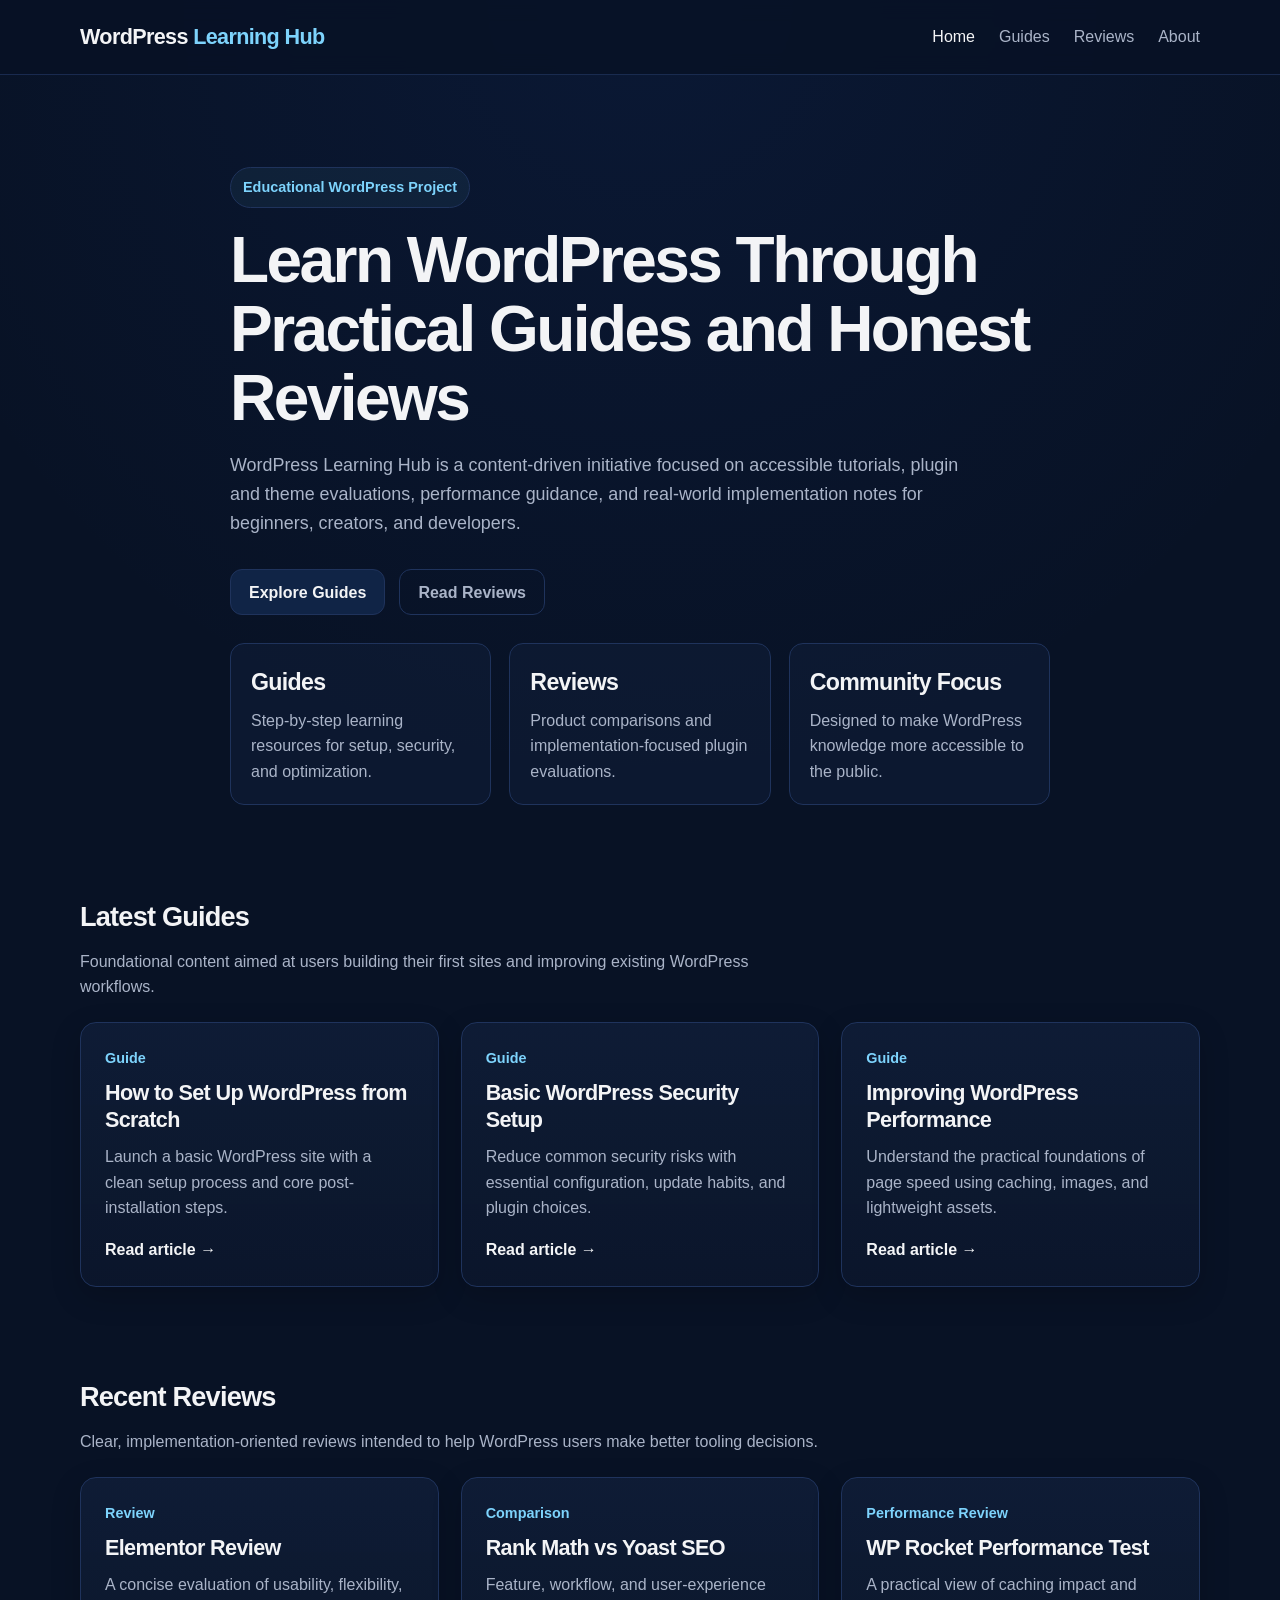
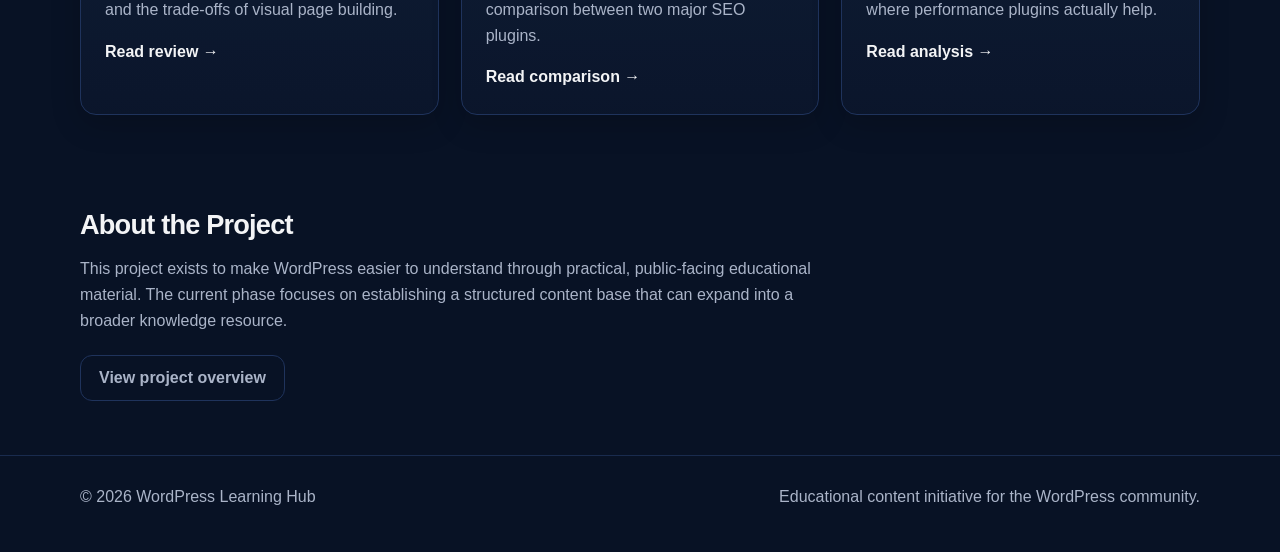
<file: index.html>
<!DOCTYPE html>
<html lang="en">
<head>
  <meta charset="UTF-8" />
  <meta name="viewport" content="width=device-width, initial-scale=1.0" />
  <title>WordPress Learning Hub</title>
  <meta name="description" content="Educational WordPress project with tutorials, reviews, and practical implementation guides." />
  <link rel="stylesheet" href="style.css" />
</head>
<body>
  <header class="site-header">
    <div class="container header-inner">
      <a class="brand" href="index.html">WordPress <span>Learning Hub</span></a>
      <nav class="site-nav">
        <a class="active" href="index.html">Home</a>
        <a href="guides.html">Guides</a>
        <a href="reviews.html">Reviews</a>
        <a href="about.html">About</a>
      </nav>
    </div>
  </header>

  <main>
    <section class="hero">
      <div class="container hero-inner">
        <div class="eyebrow">Educational WordPress Project</div>
        <h1>Learn WordPress Through Practical Guides and Honest Reviews</h1>
        <p>
          WordPress Learning Hub is a content-driven initiative focused on accessible tutorials,
          plugin and theme evaluations, performance guidance, and real-world implementation notes
          for beginners, creators, and developers.
        </p>
        <div class="hero-actions">
          <a class="button button-primary" href="guides.html">Explore Guides</a>
          <a class="button button-secondary" href="reviews.html">Read Reviews</a>
        </div>

        <div class="stats">
          <div class="stat">
            <strong>Guides</strong>
            <span>Step-by-step learning resources for setup, security, and optimization.</span>
          </div>
          <div class="stat">
            <strong>Reviews</strong>
            <span>Product comparisons and implementation-focused plugin evaluations.</span>
          </div>
          <div class="stat">
            <strong>Community Focus</strong>
            <span>Designed to make WordPress knowledge more accessible to the public.</span>
          </div>
        </div>
      </div>
    </section>

    <section class="section">
      <div class="container">
        <div class="section-header">
          <h2>Latest Guides</h2>
          <p>Foundational content aimed at users building their first sites and improving existing WordPress workflows.</p>
        </div>

        <div class="grid grid-3">
          <a class="card" href="guides/install-wordpress.html">
            <div class="meta">Guide</div>
            <h3>How to Set Up WordPress from Scratch</h3>
            <p>Launch a basic WordPress site with a clean setup process and core post-installation steps.</p>
            <span class="card-link">Read article →</span>
          </a>

          <a class="card" href="guides/security-setup.html">
            <div class="meta">Guide</div>
            <h3>Basic WordPress Security Setup</h3>
            <p>Reduce common security risks with essential configuration, update habits, and plugin choices.</p>
            <span class="card-link">Read article →</span>
          </a>

          <a class="card" href="guides/speed-optimization.html">
            <div class="meta">Guide</div>
            <h3>Improving WordPress Performance</h3>
            <p>Understand the practical foundations of page speed using caching, images, and lightweight assets.</p>
            <span class="card-link">Read article →</span>
          </a>
        </div>
      </div>
    </section>

    <section class="section">
      <div class="container">
        <div class="section-header">
          <h2>Recent Reviews</h2>
          <p>Clear, implementation-oriented reviews intended to help WordPress users make better tooling decisions.</p>
        </div>

        <div class="grid grid-3">
          <a class="card" href="reviews/elementor-review.html">
            <div class="meta">Review</div>
            <h3>Elementor Review</h3>
            <p>A concise evaluation of usability, flexibility, and the trade-offs of visual page building.</p>
            <span class="card-link">Read review →</span>
          </a>

          <a class="card" href="reviews/rank-math-vs-yoast.html">
            <div class="meta">Comparison</div>
            <h3>Rank Math vs Yoast SEO</h3>
            <p>Feature, workflow, and user-experience comparison between two major SEO plugins.</p>
            <span class="card-link">Read comparison →</span>
          </a>

          <a class="card" href="reviews/wp-rocket-test.html">
            <div class="meta">Performance Review</div>
            <h3>WP Rocket Performance Test</h3>
            <p>A practical view of caching impact and where performance plugins actually help.</p>
            <span class="card-link">Read analysis →</span>
          </a>
        </div>
      </div>
    </section>

    <section class="section">
      <div class="container">
        <div class="section-header">
          <h2>About the Project</h2>
          <p>
            This project exists to make WordPress easier to understand through practical, public-facing educational material.
            The current phase focuses on establishing a structured content base that can expand into a broader knowledge resource.
          </p>
        </div>
        <a class="button button-secondary" href="about.html">View project overview</a>
      </div>
    </section>
  </main>

  <footer class="site-footer">
    <div class="container footer-inner">
      <div>© 2026 WordPress Learning Hub</div>
      <div>Educational content initiative for the WordPress community.</div>
    </div>
  </footer>
</body>
</html>
</file>
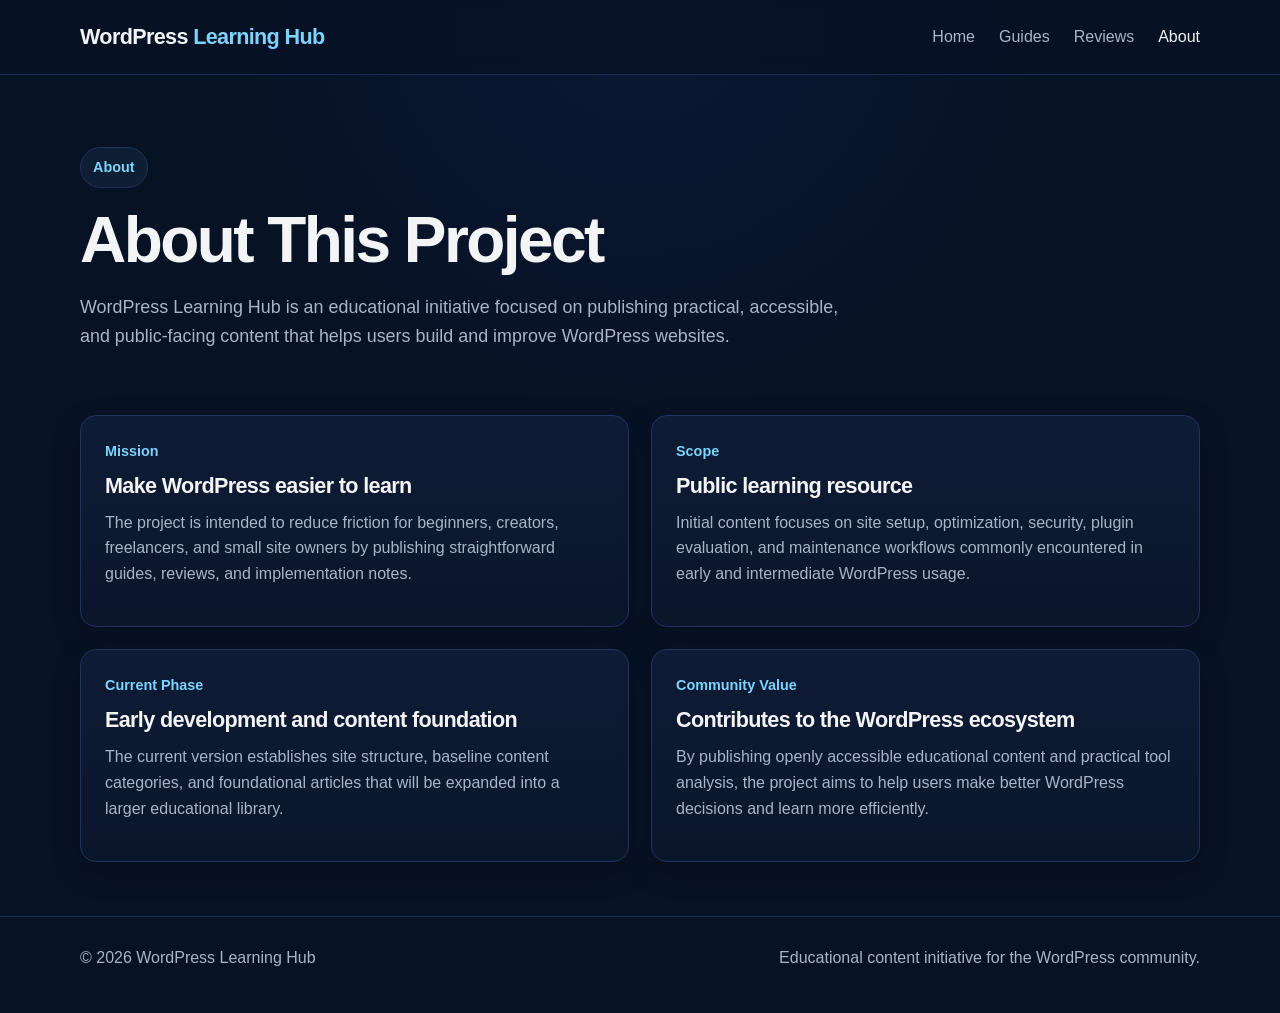
<file: about.html>
<!DOCTYPE html>
<html lang="en">
<head>
  <meta charset="UTF-8" />
  <meta name="viewport" content="width=device-width, initial-scale=1.0" />
  <title>About - WordPress Learning Hub</title>
  <meta name="description" content="About the WordPress Learning Hub educational project." />
  <link rel="stylesheet" href="style.css" />
</head>
<body>
  <header class="site-header">
    <div class="container header-inner">
      <a class="brand" href="index.html">WordPress <span>Learning Hub</span></a>
      <nav class="site-nav">
        <a href="index.html">Home</a>
        <a href="guides.html">Guides</a>
        <a href="reviews.html">Reviews</a>
        <a class="active" href="about.html">About</a>
      </nav>
    </div>
  </header>

  <main>
    <section class="page-hero">
      <div class="container">
        <div class="eyebrow">About</div>
        <h1>About This Project</h1>
        <p>
          WordPress Learning Hub is an educational initiative focused on publishing practical,
          accessible, and public-facing content that helps users build and improve WordPress websites.
        </p>
      </div>
    </section>

    <section class="section">
      <div class="container grid grid-2">
        <div class="card">
          <div class="meta">Mission</div>
          <h3>Make WordPress easier to learn</h3>
          <p>
            The project is intended to reduce friction for beginners, creators, freelancers, and small site owners
            by publishing straightforward guides, reviews, and implementation notes.
          </p>
        </div>

        <div class="card">
          <div class="meta">Scope</div>
          <h3>Public learning resource</h3>
          <p>
            Initial content focuses on site setup, optimization, security, plugin evaluation,
            and maintenance workflows commonly encountered in early and intermediate WordPress usage.
          </p>
        </div>

        <div class="card">
          <div class="meta">Current Phase</div>
          <h3>Early development and content foundation</h3>
          <p>
            The current version establishes site structure, baseline content categories,
            and foundational articles that will be expanded into a larger educational library.
          </p>
        </div>

        <div class="card">
          <div class="meta">Community Value</div>
          <h3>Contributes to the WordPress ecosystem</h3>
          <p>
            By publishing openly accessible educational content and practical tool analysis,
            the project aims to help users make better WordPress decisions and learn more efficiently.
          </p>
        </div>
      </div>
    </section>
  </main>

  <footer class="site-footer">
    <div class="container footer-inner">
      <div>© 2026 WordPress Learning Hub</div>
      <div>Educational content initiative for the WordPress community.</div>
    </div>
  </footer>
</body>
</html>
</file>
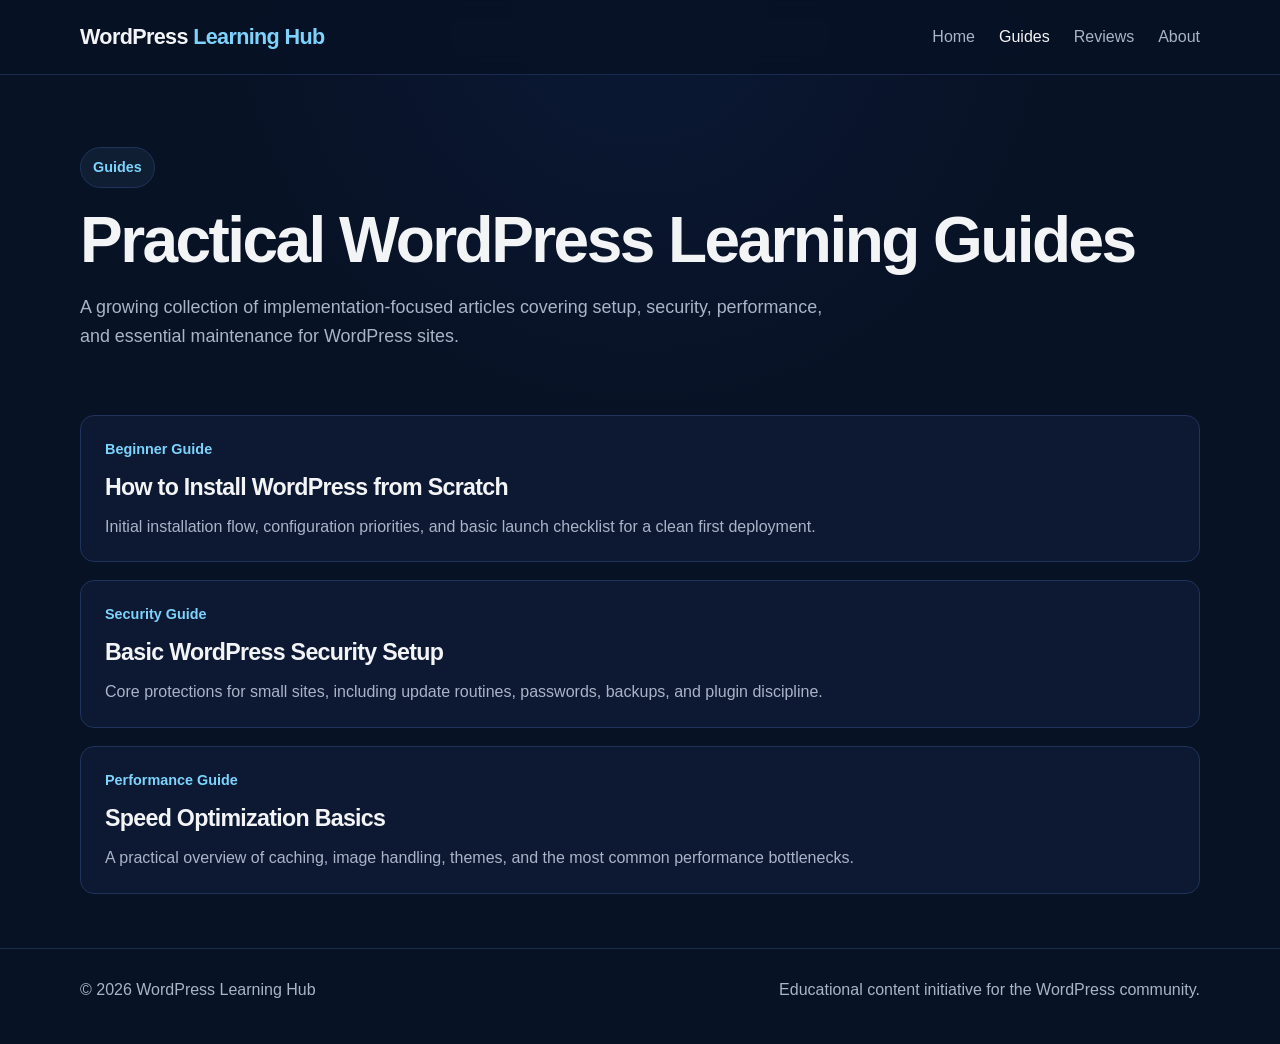
<file: guides.html>
<!DOCTYPE html>
<html lang="en">
<head>
  <meta charset="UTF-8" />
  <meta name="viewport" content="width=device-width, initial-scale=1.0" />
  <title>Guides - WordPress Learning Hub</title>
  <meta name="description" content="Practical WordPress setup, security, and optimization guides." />
  <link rel="stylesheet" href="style.css" />
</head>
<body>
  <header class="site-header">
    <div class="container header-inner">
      <a class="brand" href="index.html">WordPress <span>Learning Hub</span></a>
      <nav class="site-nav">
        <a href="index.html">Home</a>
        <a class="active" href="guides.html">Guides</a>
        <a href="reviews.html">Reviews</a>
        <a href="about.html">About</a>
      </nav>
    </div>
  </header>

  <main>
    <section class="page-hero">
      <div class="container">
        <div class="eyebrow">Guides</div>
        <h1>Practical WordPress Learning Guides</h1>
        <p>
          A growing collection of implementation-focused articles covering setup, security,
          performance, and essential maintenance for WordPress sites.
        </p>
      </div>
    </section>

    <section class="section">
      <div class="container list">
        <a class="list-item" href="guides/install-wordpress.html">
          <div class="meta">Beginner Guide</div>
          <h2>How to Install WordPress from Scratch</h2>
          <p>Initial installation flow, configuration priorities, and basic launch checklist for a clean first deployment.</p>
        </a>

        <a class="list-item" href="guides/security-setup.html">
          <div class="meta">Security Guide</div>
          <h2>Basic WordPress Security Setup</h2>
          <p>Core protections for small sites, including update routines, passwords, backups, and plugin discipline.</p>
        </a>

        <a class="list-item" href="guides/speed-optimization.html">
          <div class="meta">Performance Guide</div>
          <h2>Speed Optimization Basics</h2>
          <p>A practical overview of caching, image handling, themes, and the most common performance bottlenecks.</p>
        </a>
      </div>
    </section>
  </main>

  <footer class="site-footer">
    <div class="container footer-inner">
      <div>© 2026 WordPress Learning Hub</div>
      <div>Educational content initiative for the WordPress community.</div>
    </div>
  </footer>
</body>
</html>
</file>
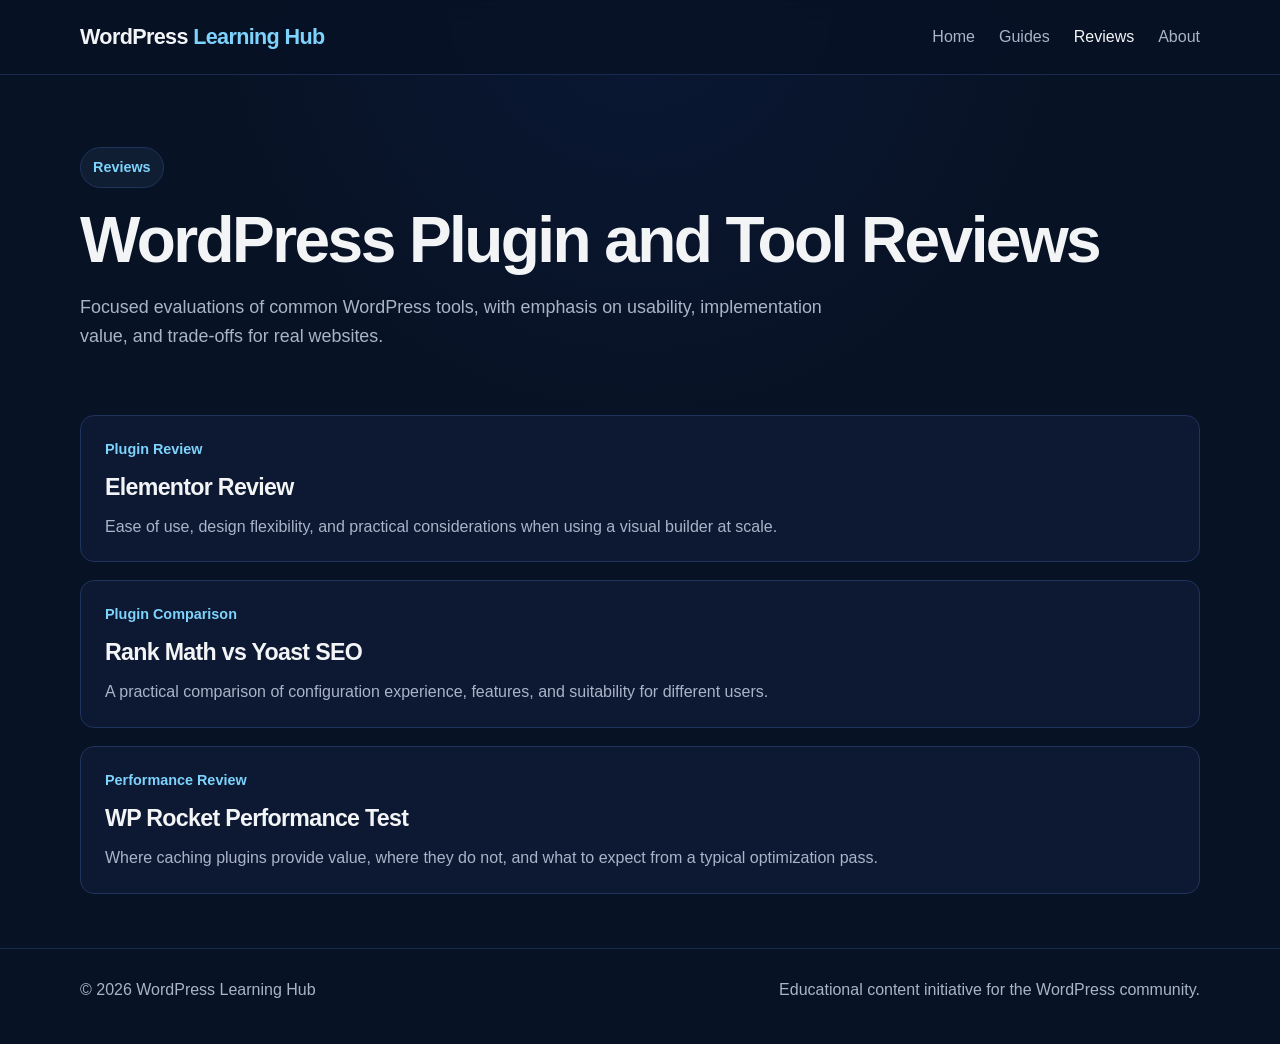
<file: reviews.html>
<!DOCTYPE html>
<html lang="en">
<head>
  <meta charset="UTF-8" />
  <meta name="viewport" content="width=device-width, initial-scale=1.0" />
  <title>Reviews - WordPress Learning Hub</title>
  <meta name="description" content="WordPress plugin and tooling reviews with practical implementation notes." />
  <link rel="stylesheet" href="style.css" />
</head>
<body>
  <header class="site-header">
    <div class="container header-inner">
      <a class="brand" href="index.html">WordPress <span>Learning Hub</span></a>
      <nav class="site-nav">
        <a href="index.html">Home</a>
        <a href="guides.html">Guides</a>
        <a class="active" href="reviews.html">Reviews</a>
        <a href="about.html">About</a>
      </nav>
    </div>
  </header>

  <main>
    <section class="page-hero">
      <div class="container">
        <div class="eyebrow">Reviews</div>
        <h1>WordPress Plugin and Tool Reviews</h1>
        <p>
          Focused evaluations of common WordPress tools, with emphasis on usability,
          implementation value, and trade-offs for real websites.
        </p>
      </div>
    </section>

    <section class="section">
      <div class="container list">
        <a class="list-item" href="reviews/elementor-review.html">
          <div class="meta">Plugin Review</div>
          <h2>Elementor Review</h2>
          <p>Ease of use, design flexibility, and practical considerations when using a visual builder at scale.</p>
        </a>

        <a class="list-item" href="reviews/rank-math-vs-yoast.html">
          <div class="meta">Plugin Comparison</div>
          <h2>Rank Math vs Yoast SEO</h2>
          <p>A practical comparison of configuration experience, features, and suitability for different users.</p>
        </a>

        <a class="list-item" href="reviews/wp-rocket-test.html">
          <div class="meta">Performance Review</div>
          <h2>WP Rocket Performance Test</h2>
          <p>Where caching plugins provide value, where they do not, and what to expect from a typical optimization pass.</p>
        </a>
      </div>
    </section>
  </main>

  <footer class="site-footer">
    <div class="container footer-inner">
      <div>© 2026 WordPress Learning Hub</div>
      <div>Educational content initiative for the WordPress community.</div>
    </div>
  </footer>
</body>
</html>
</file>
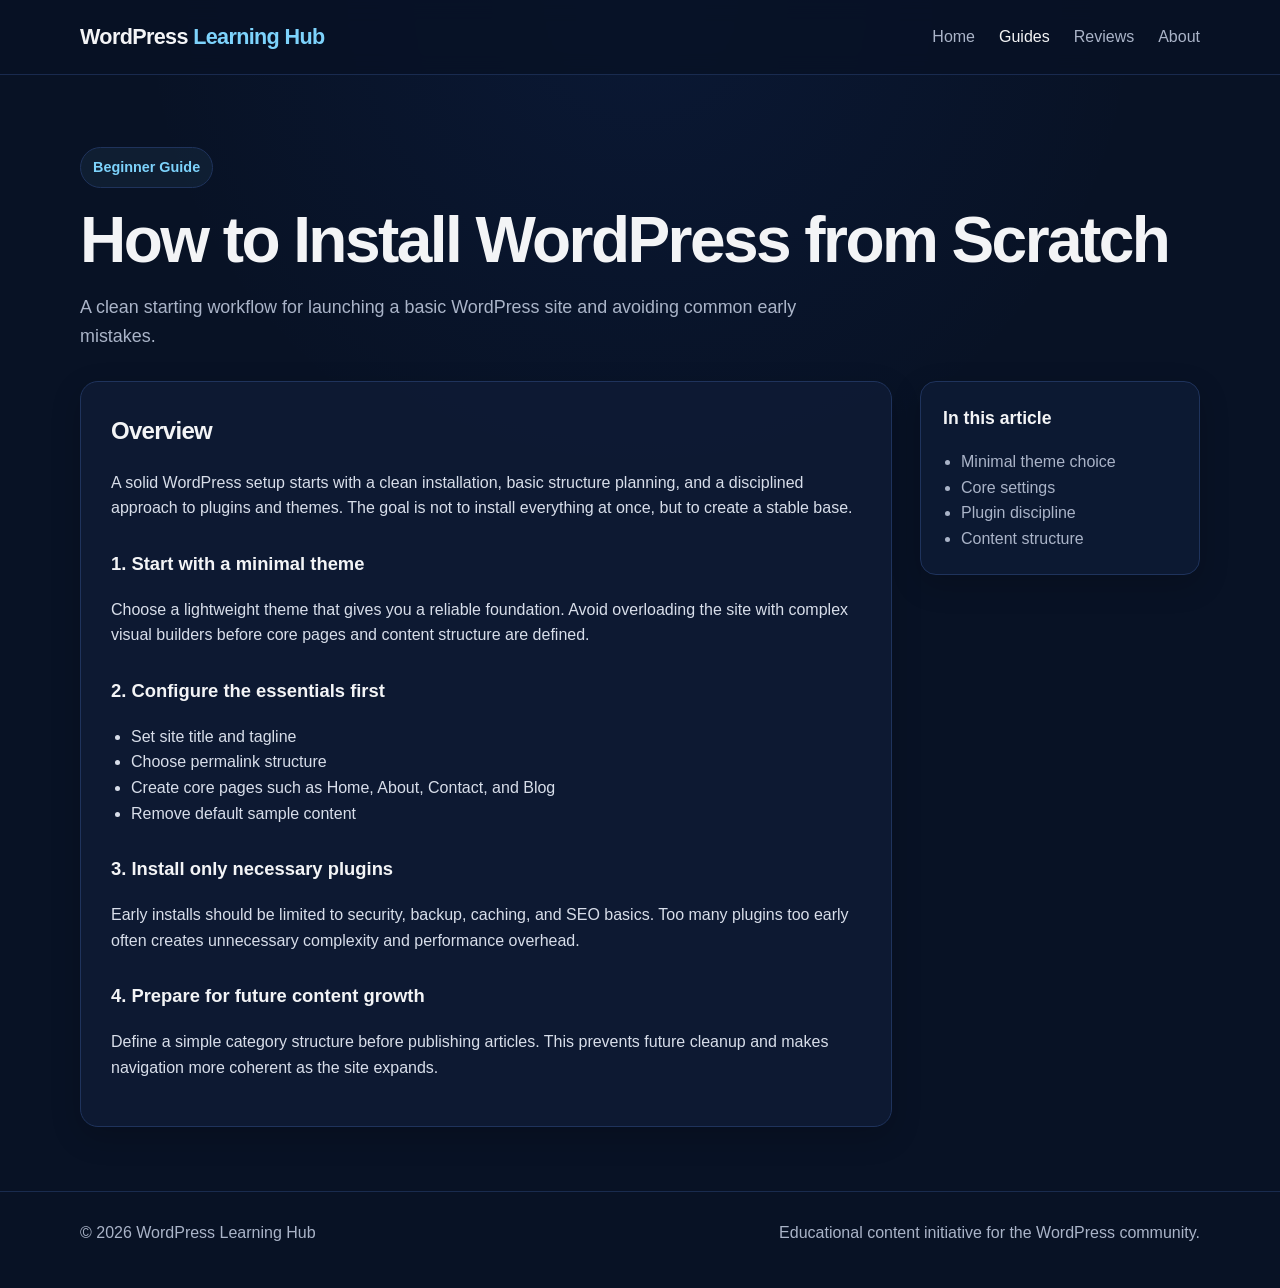
<file: guides/install-wordpress.html>
<!DOCTYPE html>
<html lang="en">
<head>
  <meta charset="UTF-8" />
  <meta name="viewport" content="width=device-width, initial-scale=1.0" />
  <title>How to Install WordPress from Scratch - WordPress Learning Hub</title>
  <meta name="description" content="Beginner-friendly WordPress installation guide." />
  <link rel="stylesheet" href="../style.css" />
</head>
<body>
  <header class="site-header">
    <div class="container header-inner">
      <a class="brand" href="../index.html">WordPress <span>Learning Hub</span></a>
      <nav class="site-nav">
        <a href="../index.html">Home</a>
        <a class="active" href="../guides.html">Guides</a>
        <a href="../reviews.html">Reviews</a>
        <a href="../about.html">About</a>
      </nav>
    </div>
  </header>

  <main>
    <section class="article-header">
      <div class="container">
        <div class="eyebrow">Beginner Guide</div>
        <h1>How to Install WordPress from Scratch</h1>
        <p>
          A clean starting workflow for launching a basic WordPress site and avoiding common early mistakes.
        </p>
      </div>
    </section>

    <section class="article-layout">
      <div class="container article-shell">
        <article class="article-main">
          <h2>Overview</h2>
          <p>
            A solid WordPress setup starts with a clean installation, basic structure planning,
            and a disciplined approach to plugins and themes. The goal is not to install everything at once,
            but to create a stable base.
          </p>

          <h3>1. Start with a minimal theme</h3>
          <p>
            Choose a lightweight theme that gives you a reliable foundation. Avoid overloading the site
            with complex visual builders before core pages and content structure are defined.
          </p>

          <h3>2. Configure the essentials first</h3>
          <ul>
            <li>Set site title and tagline</li>
            <li>Choose permalink structure</li>
            <li>Create core pages such as Home, About, Contact, and Blog</li>
            <li>Remove default sample content</li>
          </ul>

          <h3>3. Install only necessary plugins</h3>
          <p>
            Early installs should be limited to security, backup, caching, and SEO basics.
            Too many plugins too early often creates unnecessary complexity and performance overhead.
          </p>

          <h3>4. Prepare for future content growth</h3>
          <p>
            Define a simple category structure before publishing articles. This prevents future cleanup
            and makes navigation more coherent as the site expands.
          </p>
        </article>

        <aside class="article-sidebar">
          <div class="sidebar-card">
            <h3>In this article</h3>
            <ul>
              <li>Minimal theme choice</li>
              <li>Core settings</li>
              <li>Plugin discipline</li>
              <li>Content structure</li>
            </ul>
          </div>
        </aside>
      </div>
    </section>
  </main>

  <footer class="site-footer">
    <div class="container footer-inner">
      <div>© 2026 WordPress Learning Hub</div>
      <div>Educational content initiative for the WordPress community.</div>
    </div>
  </footer>
</body>
</html>
</file>
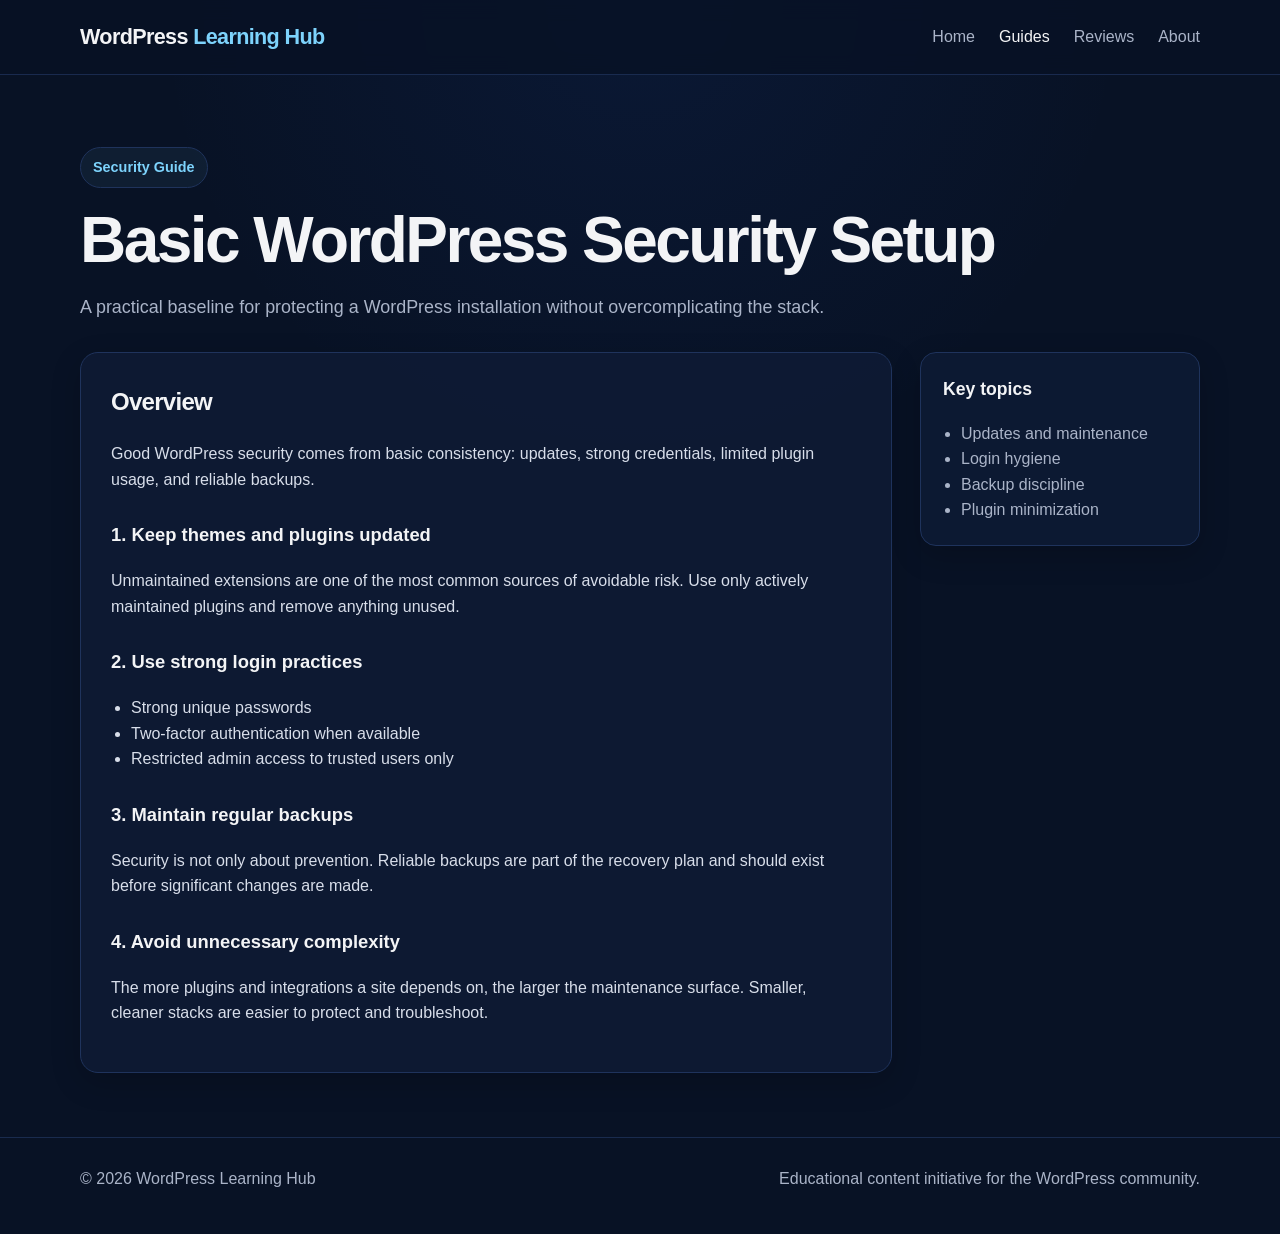
<file: guides/security-setup.html>
<!DOCTYPE html>
<html lang="en">
<head>
  <meta charset="UTF-8" />
  <meta name="viewport" content="width=device-width, initial-scale=1.0" />
  <title>Basic WordPress Security Setup - WordPress Learning Hub</title>
  <meta name="description" content="Basic WordPress security recommendations for small sites." />
  <link rel="stylesheet" href="../style.css" />
</head>
<body>
  <header class="site-header">
    <div class="container header-inner">
      <a class="brand" href="../index.html">WordPress <span>Learning Hub</span></a>
      <nav class="site-nav">
        <a href="../index.html">Home</a>
        <a class="active" href="../guides.html">Guides</a>
        <a href="../reviews.html">Reviews</a>
        <a href="../about.html">About</a>
      </nav>
    </div>
  </header>

  <main>
    <section class="article-header">
      <div class="container">
        <div class="eyebrow">Security Guide</div>
        <h1>Basic WordPress Security Setup</h1>
        <p>
          A practical baseline for protecting a WordPress installation without overcomplicating the stack.
        </p>
      </div>
    </section>

    <section class="article-layout">
      <div class="container article-shell">
        <article class="article-main">
          <h2>Overview</h2>
          <p>
            Good WordPress security comes from basic consistency: updates, strong credentials,
            limited plugin usage, and reliable backups.
          </p>

          <h3>1. Keep themes and plugins updated</h3>
          <p>
            Unmaintained extensions are one of the most common sources of avoidable risk.
            Use only actively maintained plugins and remove anything unused.
          </p>

          <h3>2. Use strong login practices</h3>
          <ul>
            <li>Strong unique passwords</li>
            <li>Two-factor authentication when available</li>
            <li>Restricted admin access to trusted users only</li>
          </ul>

          <h3>3. Maintain regular backups</h3>
          <p>
            Security is not only about prevention. Reliable backups are part of the recovery plan
            and should exist before significant changes are made.
          </p>

          <h3>4. Avoid unnecessary complexity</h3>
          <p>
            The more plugins and integrations a site depends on, the larger the maintenance surface.
            Smaller, cleaner stacks are easier to protect and troubleshoot.
          </p>
        </article>

        <aside class="article-sidebar">
          <div class="sidebar-card">
            <h3>Key topics</h3>
            <ul>
              <li>Updates and maintenance</li>
              <li>Login hygiene</li>
              <li>Backup discipline</li>
              <li>Plugin minimization</li>
            </ul>
          </div>
        </aside>
      </div>
    </section>
  </main>

  <footer class="site-footer">
    <div class="container footer-inner">
      <div>© 2026 WordPress Learning Hub</div>
      <div>Educational content initiative for the WordPress community.</div>
    </div>
  </footer>
</body>
</html>
</file>
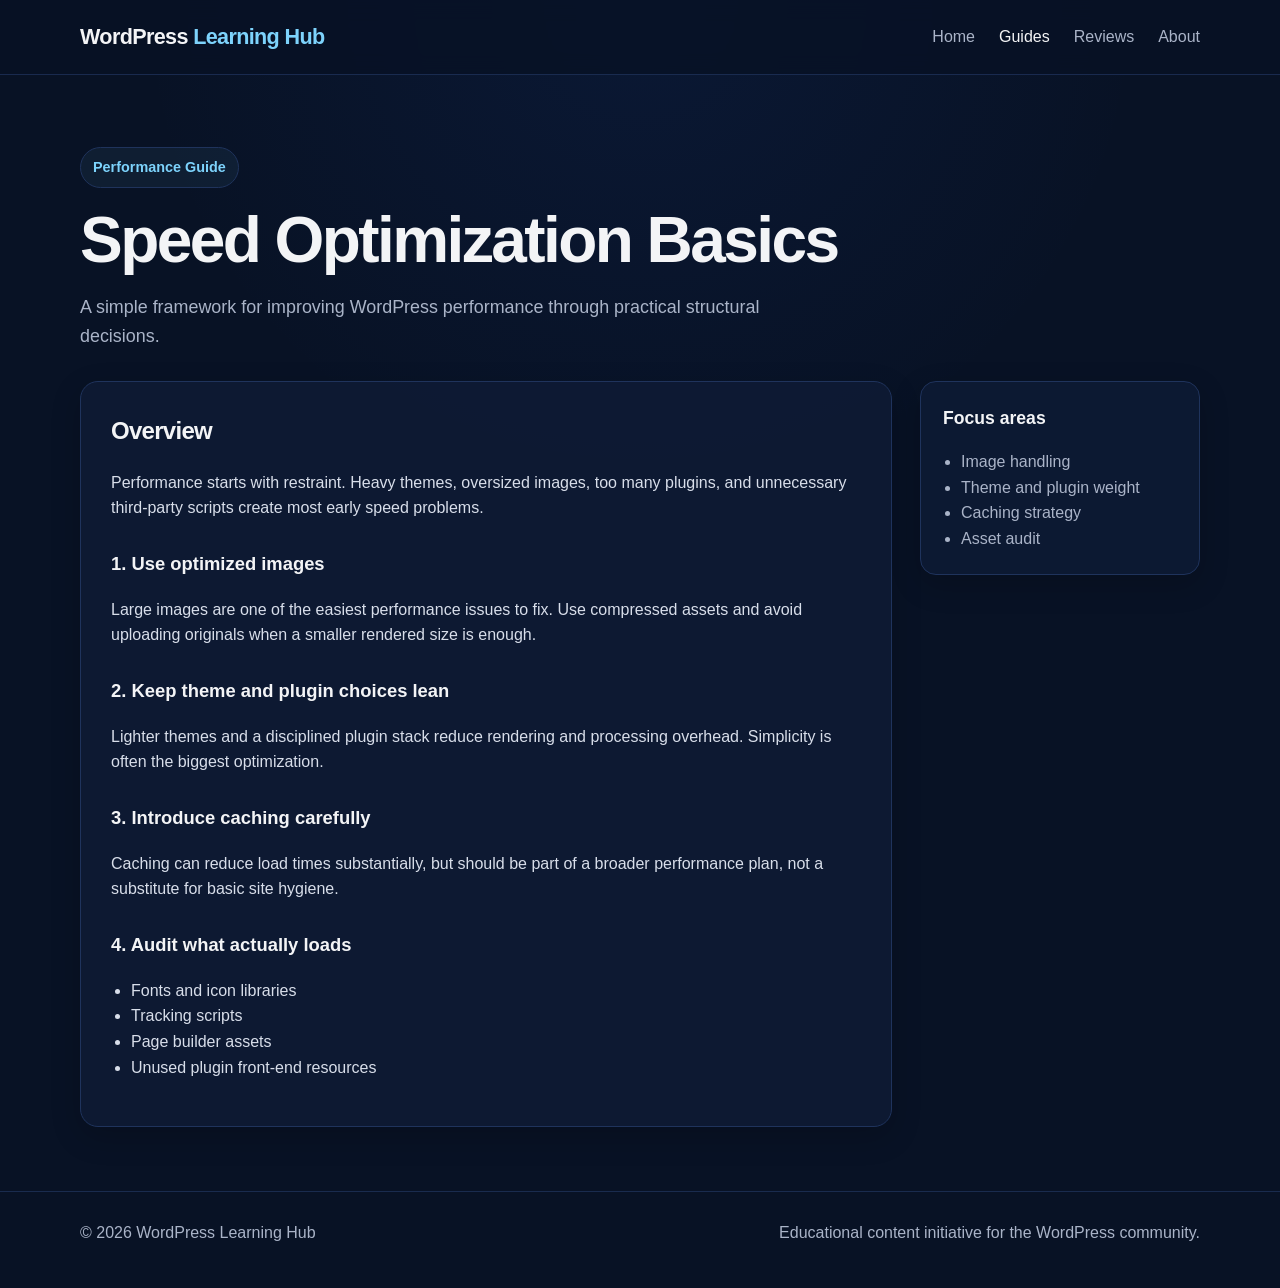
<file: guides/speed-optimization.html>
<!DOCTYPE html>
<html lang="en">
<head>
  <meta charset="UTF-8" />
  <meta name="viewport" content="width=device-width, initial-scale=1.0" />
  <title>Speed Optimization Basics - WordPress Learning Hub</title>
  <meta name="description" content="Basic WordPress performance optimization concepts." />
  <link rel="stylesheet" href="../style.css" />
</head>
<body>
  <header class="site-header">
    <div class="container header-inner">
      <a class="brand" href="../index.html">WordPress <span>Learning Hub</span></a>
      <nav class="site-nav">
        <a href="../index.html">Home</a>
        <a class="active" href="../guides.html">Guides</a>
        <a href="../reviews.html">Reviews</a>
        <a href="../about.html">About</a>
      </nav>
    </div>
  </header>

  <main>
    <section class="article-header">
      <div class="container">
        <div class="eyebrow">Performance Guide</div>
        <h1>Speed Optimization Basics</h1>
        <p>
          A simple framework for improving WordPress performance through practical structural decisions.
        </p>
      </div>
    </section>

    <section class="article-layout">
      <div class="container article-shell">
        <article class="article-main">
          <h2>Overview</h2>
          <p>
            Performance starts with restraint. Heavy themes, oversized images, too many plugins,
            and unnecessary third-party scripts create most early speed problems.
          </p>

          <h3>1. Use optimized images</h3>
          <p>
            Large images are one of the easiest performance issues to fix. Use compressed assets
            and avoid uploading originals when a smaller rendered size is enough.
          </p>

          <h3>2. Keep theme and plugin choices lean</h3>
          <p>
            Lighter themes and a disciplined plugin stack reduce rendering and processing overhead.
            Simplicity is often the biggest optimization.
          </p>

          <h3>3. Introduce caching carefully</h3>
          <p>
            Caching can reduce load times substantially, but should be part of a broader performance plan,
            not a substitute for basic site hygiene.
          </p>

          <h3>4. Audit what actually loads</h3>
          <ul>
            <li>Fonts and icon libraries</li>
            <li>Tracking scripts</li>
            <li>Page builder assets</li>
            <li>Unused plugin front-end resources</li>
          </ul>
        </article>

        <aside class="article-sidebar">
          <div class="sidebar-card">
            <h3>Focus areas</h3>
            <ul>
              <li>Image handling</li>
              <li>Theme and plugin weight</li>
              <li>Caching strategy</li>
              <li>Asset audit</li>
            </ul>
          </div>
        </aside>
      </div>
    </section>
  </main>

  <footer class="site-footer">
    <div class="container footer-inner">
      <div>© 2026 WordPress Learning Hub</div>
      <div>Educational content initiative for the WordPress community.</div>
    </div>
  </footer>
</body>
</html>
</file>
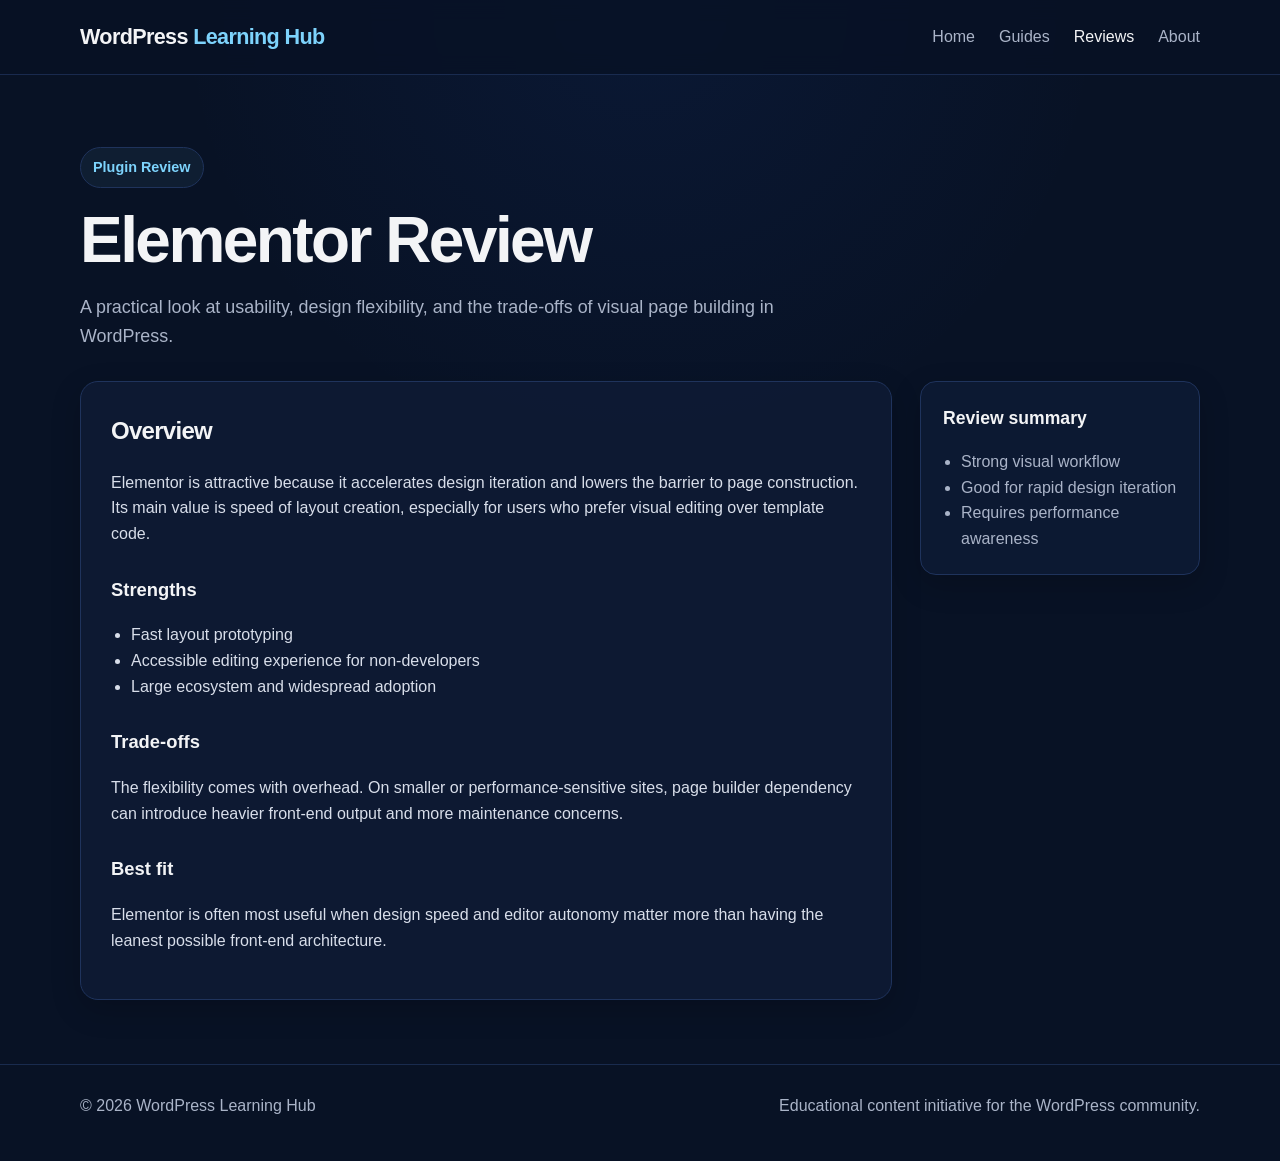
<file: reviews/elementor-review.html>
<!DOCTYPE html>
<html lang="en">
<head>
  <meta charset="UTF-8" />
  <meta name="viewport" content="width=device-width, initial-scale=1.0" />
  <title>Elementor Review - WordPress Learning Hub</title>
  <meta name="description" content="Practical Elementor review for WordPress users." />
  <link rel="stylesheet" href="../style.css" />
</head>
<body>
  <header class="site-header">
    <div class="container header-inner">
      <a class="brand" href="../index.html">WordPress <span>Learning Hub</span></a>
      <nav class="site-nav">
        <a href="../index.html">Home</a>
        <a href="../guides.html">Guides</a>
        <a class="active" href="../reviews.html">Reviews</a>
        <a href="../about.html">About</a>
      </nav>
    </div>
  </header>

  <main>
    <section class="article-header">
      <div class="container">
        <div class="eyebrow">Plugin Review</div>
        <h1>Elementor Review</h1>
        <p>
          A practical look at usability, design flexibility, and the trade-offs of visual page building in WordPress.
        </p>
      </div>
    </section>

    <section class="article-layout">
      <div class="container article-shell">
        <article class="article-main">
          <h2>Overview</h2>
          <p>
            Elementor is attractive because it accelerates design iteration and lowers the barrier to page construction.
            Its main value is speed of layout creation, especially for users who prefer visual editing over template code.
          </p>

          <h3>Strengths</h3>
          <ul>
            <li>Fast layout prototyping</li>
            <li>Accessible editing experience for non-developers</li>
            <li>Large ecosystem and widespread adoption</li>
          </ul>

          <h3>Trade-offs</h3>
          <p>
            The flexibility comes with overhead. On smaller or performance-sensitive sites,
            page builder dependency can introduce heavier front-end output and more maintenance concerns.
          </p>

          <h3>Best fit</h3>
          <p>
            Elementor is often most useful when design speed and editor autonomy matter more
            than having the leanest possible front-end architecture.
          </p>
        </article>

        <aside class="article-sidebar">
          <div class="sidebar-card">
            <h3>Review summary</h3>
            <ul>
              <li>Strong visual workflow</li>
              <li>Good for rapid design iteration</li>
              <li>Requires performance awareness</li>
            </ul>
          </div>
        </aside>
      </div>
    </section>
  </main>

  <footer class="site-footer">
    <div class="container footer-inner">
      <div>© 2026 WordPress Learning Hub</div>
      <div>Educational content initiative for the WordPress community.</div>
    </div>
  </footer>
</body>
</html>
</file>
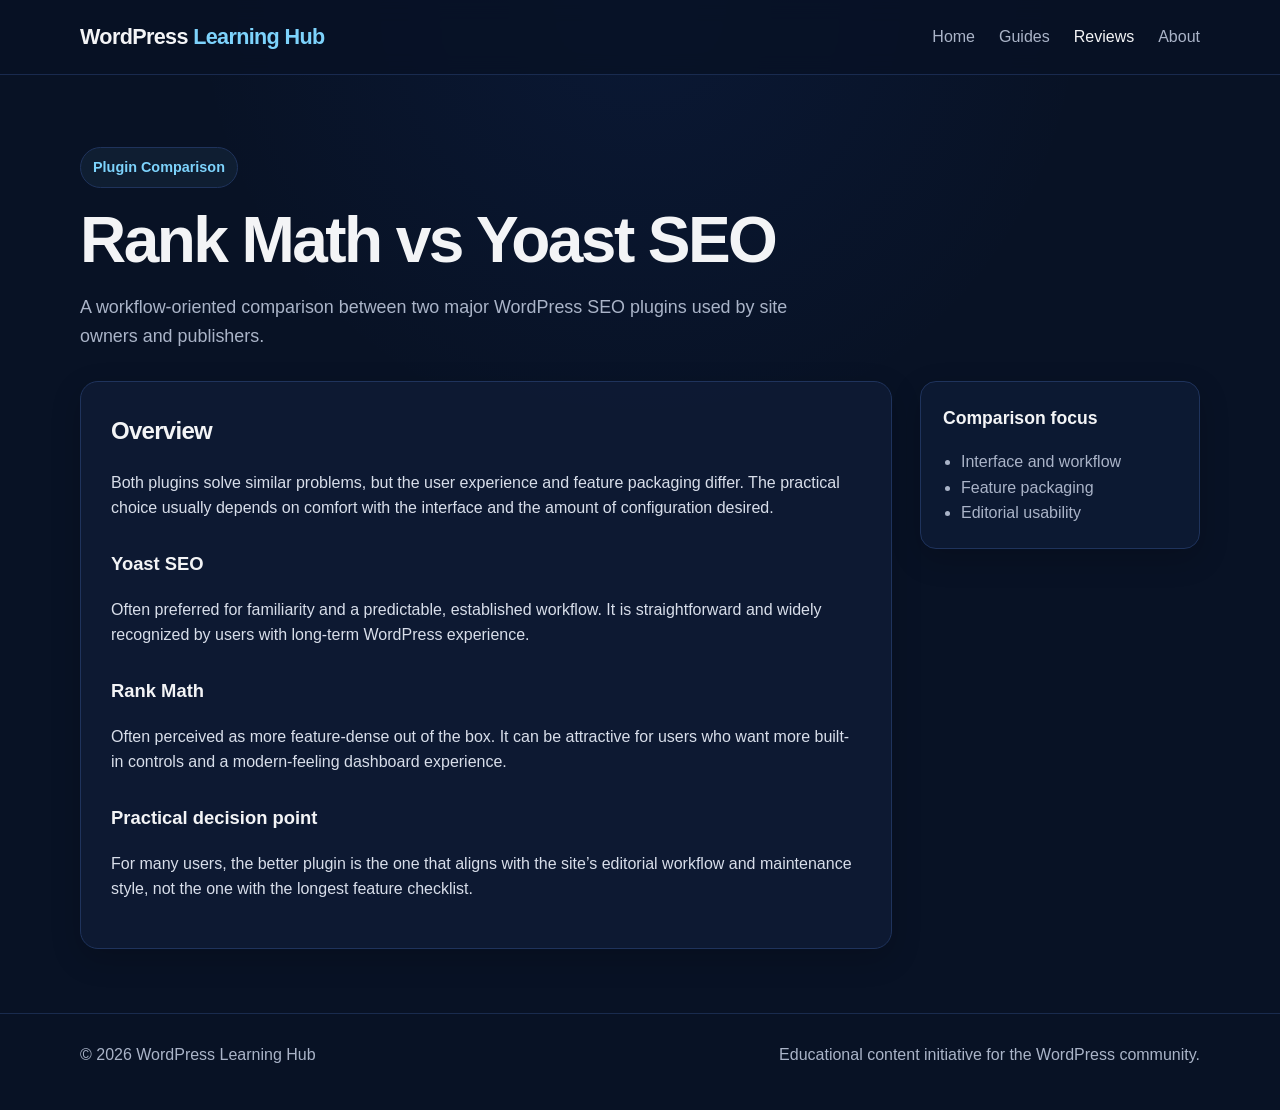
<file: reviews/rank-math-vs-yoast.html>
<!DOCTYPE html>
<html lang="en">
<head>
  <meta charset="UTF-8" />
  <meta name="viewport" content="width=device-width, initial-scale=1.0" />
  <title>Rank Math vs Yoast SEO - WordPress Learning Hub</title>
  <meta name="description" content="Practical comparison between Rank Math and Yoast SEO." />
  <link rel="stylesheet" href="../style.css" />
</head>
<body>
  <header class="site-header">
    <div class="container header-inner">
      <a class="brand" href="../index.html">WordPress <span>Learning Hub</span></a>
      <nav class="site-nav">
        <a href="../index.html">Home</a>
        <a href="../guides.html">Guides</a>
        <a class="active" href="../reviews.html">Reviews</a>
        <a href="../about.html">About</a>
      </nav>
    </div>
  </header>

  <main>
    <section class="article-header">
      <div class="container">
        <div class="eyebrow">Plugin Comparison</div>
        <h1>Rank Math vs Yoast SEO</h1>
        <p>
          A workflow-oriented comparison between two major WordPress SEO plugins used by site owners and publishers.
        </p>
      </div>
    </section>

    <section class="article-layout">
      <div class="container article-shell">
        <article class="article-main">
          <h2>Overview</h2>
          <p>
            Both plugins solve similar problems, but the user experience and feature packaging differ.
            The practical choice usually depends on comfort with the interface and the amount of configuration desired.
          </p>

          <h3>Yoast SEO</h3>
          <p>
            Often preferred for familiarity and a predictable, established workflow.
            It is straightforward and widely recognized by users with long-term WordPress experience.
          </p>

          <h3>Rank Math</h3>
          <p>
            Often perceived as more feature-dense out of the box. It can be attractive for users who want more built-in controls
            and a modern-feeling dashboard experience.
          </p>

          <h3>Practical decision point</h3>
          <p>
            For many users, the better plugin is the one that aligns with the site’s editorial workflow and maintenance style,
            not the one with the longest feature checklist.
          </p>
        </article>

        <aside class="article-sidebar">
          <div class="sidebar-card">
            <h3>Comparison focus</h3>
            <ul>
              <li>Interface and workflow</li>
              <li>Feature packaging</li>
              <li>Editorial usability</li>
            </ul>
          </div>
        </aside>
      </div>
    </section>
  </main>

  <footer class="site-footer">
    <div class="container footer-inner">
      <div>© 2026 WordPress Learning Hub</div>
      <div>Educational content initiative for the WordPress community.</div>
    </div>
  </footer>
</body>
</html>
</file>
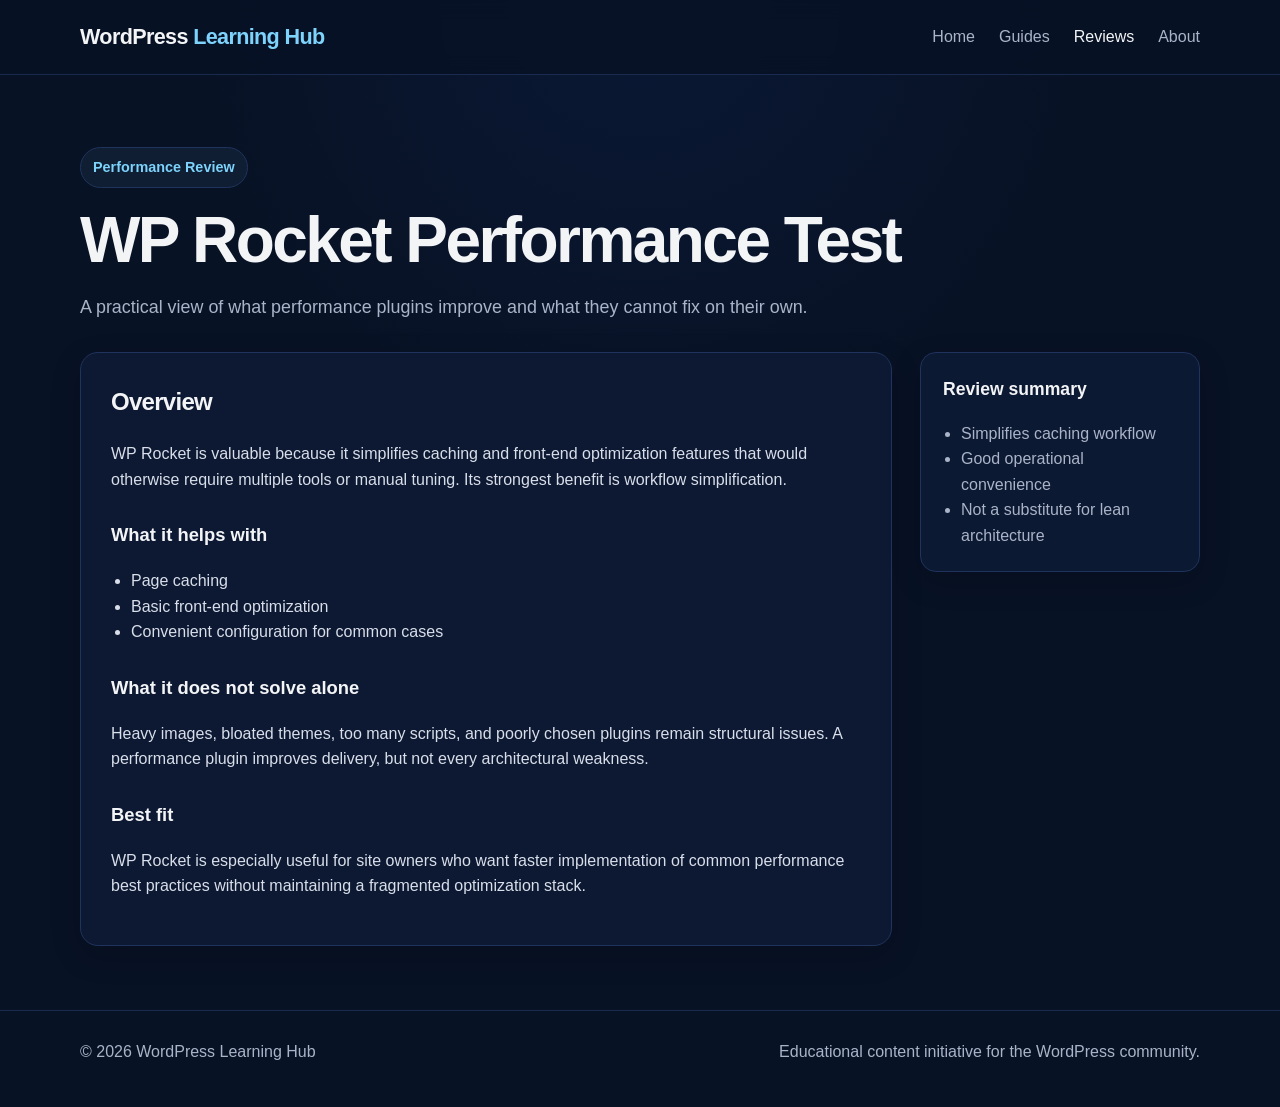
<file: reviews/wp-rocket-test.html>
<!DOCTYPE html>
<html lang="en">
<head>
  <meta charset="UTF-8" />
  <meta name="viewport" content="width=device-width, initial-scale=1.0" />
  <title>WP Rocket Performance Test - WordPress Learning Hub</title>
  <meta name="description" content="Practical WP Rocket performance review." />
  <link rel="stylesheet" href="../style.css" />
</head>
<body>
  <header class="site-header">
    <div class="container header-inner">
      <a class="brand" href="../index.html">WordPress <span>Learning Hub</span></a>
      <nav class="site-nav">
        <a href="../index.html">Home</a>
        <a href="../guides.html">Guides</a>
        <a class="active" href="../reviews.html">Reviews</a>
        <a href="../about.html">About</a>
      </nav>
    </div>
  </header>

  <main>
    <section class="article-header">
      <div class="container">
        <div class="eyebrow">Performance Review</div>
        <h1>WP Rocket Performance Test</h1>
        <p>
          A practical view of what performance plugins improve and what they cannot fix on their own.
        </p>
      </div>
    </section>

    <section class="article-layout">
      <div class="container article-shell">
        <article class="article-main">
          <h2>Overview</h2>
          <p>
            WP Rocket is valuable because it simplifies caching and front-end optimization features that would otherwise require
            multiple tools or manual tuning. Its strongest benefit is workflow simplification.
          </p>

          <h3>What it helps with</h3>
          <ul>
            <li>Page caching</li>
            <li>Basic front-end optimization</li>
            <li>Convenient configuration for common cases</li>
          </ul>

          <h3>What it does not solve alone</h3>
          <p>
            Heavy images, bloated themes, too many scripts, and poorly chosen plugins remain structural issues.
            A performance plugin improves delivery, but not every architectural weakness.
          </p>

          <h3>Best fit</h3>
          <p>
            WP Rocket is especially useful for site owners who want faster implementation of common performance best practices
            without maintaining a fragmented optimization stack.
          </p>
        </article>

        <aside class="article-sidebar">
          <div class="sidebar-card">
            <h3>Review summary</h3>
            <ul>
              <li>Simplifies caching workflow</li>
              <li>Good operational convenience</li>
              <li>Not a substitute for lean architecture</li>
            </ul>
          </div>
        </aside>
      </div>
    </section>
  </main>

  <footer class="site-footer">
    <div class="container footer-inner">
      <div>© 2026 WordPress Learning Hub</div>
      <div>Educational content initiative for the WordPress community.</div>
    </div>
  </footer>
</body>
</html>
</file>
<file: style.css>
:root {
  --bg: #081225;
  --bg-soft: #0d1a33;
  --panel: #0f1c36;
  --panel-hover: #152544;
  --border: #1f335c;
  --text: #f3f4f6;
  --muted: #aab4c8;
  --accent: #7dd3fc;
  --max-width: 1120px;
  --radius: 16px;
  --shadow: 0 10px 30px rgba(0, 0, 0, 0.18);
}

* {
  box-sizing: border-box;
}

html {
  scroll-behavior: smooth;
}

body {
  margin: 0;
  font-family: Inter, -apple-system, BlinkMacSystemFont, "Segoe UI", Roboto, Arial, sans-serif;
  background:
    radial-gradient(circle at top, rgba(37, 99, 235, 0.08), transparent 35%),
    var(--bg);
  color: var(--text);
  line-height: 1.6;
}

a {
  color: inherit;
  text-decoration: none;
}

img {
  max-width: 100%;
  display: block;
}

.container {
  width: min(var(--max-width), calc(100% - 40px));
  margin: 0 auto;
}

.site-header {
  position: sticky;
  top: 0;
  z-index: 20;
  backdrop-filter: blur(10px);
  background: rgba(8, 18, 37, 0.82);
  border-bottom: 1px solid rgba(31, 51, 92, 0.75);
}

.header-inner {
  min-height: 74px;
  display: flex;
  align-items: center;
  justify-content: space-between;
  gap: 24px;
}

.brand {
  font-size: 1.35rem;
  font-weight: 800;
  letter-spacing: -0.03em;
}

.brand span {
  color: var(--accent);
}

.site-nav {
  display: flex;
  gap: 24px;
  flex-wrap: wrap;
}

.site-nav a {
  color: var(--muted);
  font-weight: 500;
  transition: color 0.2s ease;
}

.site-nav a:hover,
.site-nav a.active {
  color: var(--text);
}

.hero {
  padding: 92px 0 56px;
}

.hero-inner {
  max-width: 820px;
}

.eyebrow {
  display: inline-block;
  margin-bottom: 18px;
  padding: 8px 12px;
  border: 1px solid var(--border);
  border-radius: 999px;
  color: var(--accent);
  background: rgba(125, 211, 252, 0.06);
  font-size: 0.9rem;
  font-weight: 600;
}

.hero h1,
.page-hero h1,
.article-header h1 {
  margin: 0 0 18px;
  line-height: 1.08;
  letter-spacing: -0.04em;
  font-size: clamp(2.4rem, 5vw, 4.25rem);
}

.hero p,
.page-hero p,
.article-header p {
  margin: 0;
  max-width: 760px;
  color: var(--muted);
  font-size: 1.12rem;
}

.hero-actions {
  margin-top: 32px;
  display: flex;
  gap: 14px;
  flex-wrap: wrap;
}

.button {
  display: inline-flex;
  align-items: center;
  justify-content: center;
  min-height: 46px;
  padding: 0 18px;
  border-radius: 12px;
  border: 1px solid var(--border);
  font-weight: 700;
  transition: transform 0.15s ease, background 0.2s ease, border-color 0.2s ease;
}

.button:hover {
  transform: translateY(-1px);
}

.button-primary {
  background: #102446;
  color: var(--text);
}

.button-primary:hover {
  background: #153058;
}

.button-secondary {
  background: transparent;
  color: var(--muted);
}

.button-secondary:hover {
  color: var(--text);
  border-color: #355189;
}

.section {
  padding: 34px 0 54px;
}

.section-header {
  margin-bottom: 22px;
}

.section-header h2 {
  margin: 0 0 10px;
  font-size: 1.7rem;
  letter-spacing: -0.03em;
}

.section-header p {
  margin: 0;
  color: var(--muted);
  max-width: 740px;
}

.grid {
  display: grid;
  gap: 22px;
}

.grid-3 {
  grid-template-columns: repeat(3, minmax(0, 1fr));
}

.grid-2 {
  grid-template-columns: repeat(2, minmax(0, 1fr));
}

.card {
  display: block;
  background: linear-gradient(180deg, rgba(15, 28, 54, 0.95), rgba(11, 22, 43, 0.98));
  border: 1px solid var(--border);
  border-radius: var(--radius);
  padding: 24px;
  box-shadow: var(--shadow);
  transition: transform 0.18s ease, border-color 0.2s ease, background 0.2s ease;
}

.card:hover {
  transform: translateY(-3px);
  border-color: #355189;
  background: linear-gradient(180deg, rgba(21, 37, 68, 0.98), rgba(12, 24, 46, 1));
}

.card .meta {
  margin-bottom: 10px;
  color: var(--accent);
  font-size: 0.9rem;
  font-weight: 700;
}

.card h3 {
  margin: 0 0 10px;
  font-size: 1.35rem;
  line-height: 1.25;
  letter-spacing: -0.03em;
}

.card p {
  margin: 0 0 16px;
  color: var(--muted);
}

.card-link {
  color: var(--text);
  font-weight: 700;
}

.stats {
  display: grid;
  grid-template-columns: repeat(3, minmax(0, 1fr));
  gap: 18px;
  margin-top: 28px;
}

.stat {
  padding: 20px;
  border-radius: 14px;
  border: 1px solid var(--border);
  background: rgba(15, 28, 54, 0.7);
}

.stat strong {
  display: block;
  margin-bottom: 6px;
  font-size: 1.45rem;
  letter-spacing: -0.03em;
}

.stat span {
  color: var(--muted);
}

.page-hero,
.article-header {
  padding: 72px 0 30px;
}

.list {
  display: grid;
  gap: 18px;
}

.list-item {
  display: block;
  padding: 22px 24px;
  border: 1px solid var(--border);
  border-radius: 14px;
  background: rgba(15, 28, 54, 0.78);
  transition: transform 0.18s ease, border-color 0.2s ease;
}

.list-item:hover {
  transform: translateY(-2px);
  border-color: #355189;
}

.list-item .meta {
  color: var(--accent);
  font-size: 0.9rem;
  font-weight: 700;
  margin-bottom: 8px;
}

.list-item h2 {
  margin: 0 0 8px;
  font-size: 1.45rem;
  letter-spacing: -0.03em;
}

.list-item p {
  margin: 0;
  color: var(--muted);
}

.article-layout {
  padding: 0 0 64px;
}

.article-shell {
  display: grid;
  grid-template-columns: minmax(0, 1fr) 280px;
  gap: 28px;
  align-items: start;
}

.article-main {
  border: 1px solid var(--border);
  border-radius: 18px;
  background: rgba(15, 28, 54, 0.78);
  padding: 30px;
  box-shadow: var(--shadow);
}

.article-main h2 {
  margin-top: 0;
  font-size: 1.5rem;
  letter-spacing: -0.03em;
}

.article-main h3 {
  margin-top: 28px;
  font-size: 1.15rem;
}

.article-main p,
.article-main li {
  color: #d8deea;
}

.article-main ul {
  padding-left: 20px;
}

.article-sidebar {
  position: sticky;
  top: 96px;
}

.sidebar-card {
  border: 1px solid var(--border);
  border-radius: 16px;
  background: rgba(15, 28, 54, 0.78);
  padding: 22px;
  box-shadow: var(--shadow);
}

.sidebar-card h3 {
  margin-top: 0;
  font-size: 1.1rem;
}

.sidebar-card p,
.sidebar-card li {
  color: var(--muted);
}

.sidebar-card ul {
  padding-left: 18px;
  margin-bottom: 0;
}

.site-footer {
  padding: 28px 0 42px;
  border-top: 1px solid rgba(31, 51, 92, 0.75);
  color: var(--muted);
}

.footer-inner {
  display: flex;
  justify-content: space-between;
  gap: 18px;
  flex-wrap: wrap;
}

.muted {
  color: var(--muted);
}

@media (max-width: 960px) {
  .grid-3,
  .grid-2,
  .stats,
  .article-shell {
    grid-template-columns: 1fr;
  }

  .article-sidebar {
    position: static;
  }
}

@media (max-width: 640px) {
  .header-inner {
    align-items: flex-start;
    flex-direction: column;
    padding: 16px 0;
  }

  .site-nav {
    gap: 16px;
  }

  .hero,
  .page-hero,
  .article-header {
    padding-top: 56px;
  }

  .container {
    width: min(var(--max-width), calc(100% - 24px));
  }

  .card,
  .article-main,
  .sidebar-card,
  .list-item {
    padding: 20px;
  }
}
</file>
